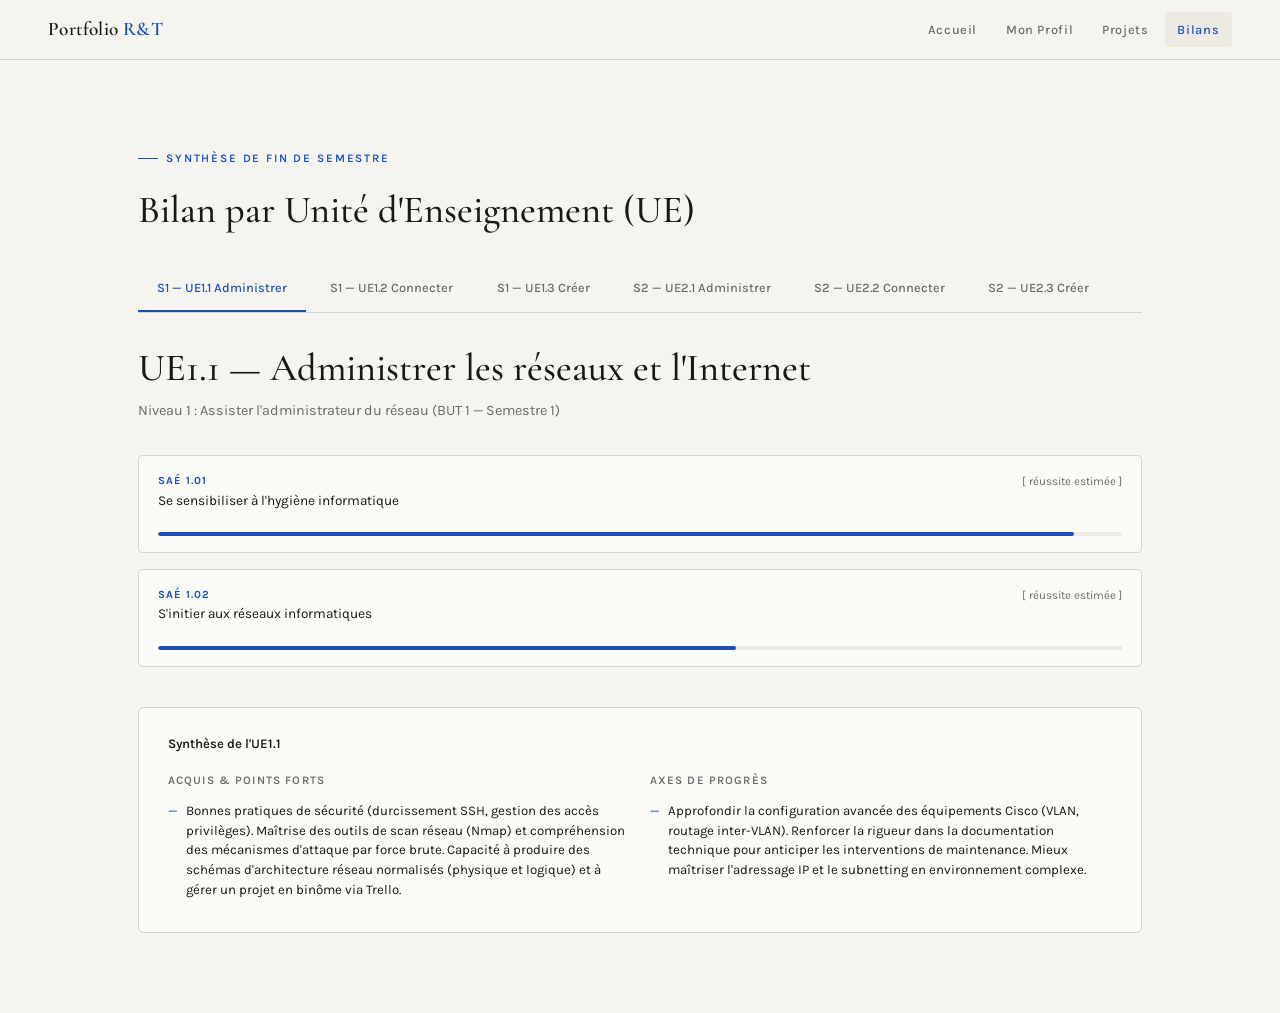
<file: bilans.html>
<!DOCTYPE html>
<html lang="fr">
<head>
  <meta charset="UTF-8" />
  <meta name="viewport" content="width=device-width, initial-scale=1.0" />
  <title>Bilans — Portfolio R&T</title>
  <link rel="preconnect" href="https://fonts.googleapis.com" />
  <link href="https://fonts.googleapis.com/css2?family=Cormorant+Garamond:wght@400;500;600&family=Karla:wght@300;400;500;600&display=swap" rel="stylesheet" />
  <link rel="stylesheet" href="style.css">
</head>
<body>

  <nav>
    <div class="nav-logo">Portfolio <span>R&T</span></div>
    <div class="nav-links" id="navLinks">
      <a href="index.html">Accueil</a>
      <a href="presentation.html">Mon Profil</a>
      <a href="saes.html">Projets</a>
      <a href="bilans.html" class="active">Bilans</a>
    </div>
    <div class="burger" id="burger" onclick="toggleMenu()">
      <span></span><span></span><span></span>
    </div>
  </nav>

  <div class="page active" id="page-bilans">
    <div class="container">
      <div class="section">
        <div class="label">Synthèse de fin de semestre</div>
        <h2 style="margin-bottom:2rem">Bilan par Unité d'Enseignement (UE)</h2>

        <div class="bilan-tabs" style="flex-wrap: wrap; row-gap: 0.5rem; margin-bottom: 2rem;">
          <div class="bilan-tab active" onclick="switchBilan(0, this)">S1 — UE1.1 Administrer</div>
          <div class="bilan-tab" onclick="switchBilan(1, this)">S1 — UE1.2 Connecter</div>
          <div class="bilan-tab" onclick="switchBilan(2, this)">S1 — UE1.3 Créer</div>
          <div class="bilan-tab" onclick="switchBilan(3, this)">S2 — UE2.1 Administrer</div>
          <div class="bilan-tab" onclick="switchBilan(4, this)">S2 — UE2.2 Connecter</div>
          <div class="bilan-tab" onclick="switchBilan(5, this)">S2 — UE2.3 Créer</div>
        </div>

        <div class="bilan-panel active" id="bilan-0">
          <div class="bilan-header">
            <h2>UE1.1 — Administrer les réseaux et l'Internet</h2>
            <p>Niveau 1 : Assister l'administrateur du réseau (BUT 1 — Semestre 1)</p>
          </div>
          <div class="ac-progress-list">
            <div class="ac-progress">
              <div class="ac-progress-header">
                <div>
                  <div class="ac-progress-code">SAÉ 1.01</div>
                  <div class="ac-progress-text">Se sensibiliser à l'hygiène informatique</div>
                </div>
                <div class="ac-progress-level">[ réussite estimée ]</div>
              </div>
              <div class="progress-bar"><div class="progress-fill" style="width:95%"></div></div>
            </div>
            <div class="ac-progress">
              <div class="ac-progress-header">
                <div>
                  <div class="ac-progress-code">SAÉ 1.02</div>
                  <div class="ac-progress-text">S'initier aux réseaux informatiques</div>
                </div>
                <div class="ac-progress-level">[ réussite estimée ]</div>
              </div>
              <div class="progress-bar"><div class="progress-fill" style="width:60%"></div></div>
            </div>
          </div>
          <div class="bilan-synthesis">
            <h3>Synthèse de l'UE1.1</h3>
            <div class="synthesis-grid">
              <div>
                <div class="synthesis-col-title">Acquis & points forts</div>
                <div class="synthesis-item">Bonnes pratiques de sécurité (durcissement SSH, gestion des accès privilèges). Maîtrise des outils de scan réseau (Nmap) et compréhension des mécanismes d'attaque par force brute. Capacité à produire des schémas d'architecture réseau normalisés (physique et logique) et à gérer un projet en binôme via Trello.</div>
              </div>
              <div>
                <div class="synthesis-col-title">Axes de progrès</div>
                <div class="synthesis-item">Approfondir la configuration avancée des équipements Cisco (VLAN, routage inter-VLAN). Renforcer la rigueur dans la documentation technique pour anticiper les interventions de maintenance. Mieux maîtriser l'adressage IP et le subnetting en environnement complexe.</div>
              </div>
            </div>
          </div>
        </div>

        <div class="bilan-panel" id="bilan-1">
          <div class="bilan-header">
            <h2>UE1.2 — Connecter les entreprises et les usagers</h2>
            <p>Niveau 1 : Découvrir les transmissions et la ToIP (BUT 1 — Semestre 1)</p>
          </div>
          <div class="ac-progress-list">
            <div class="ac-progress">
              <div class="ac-progress-header">
                <div>
                  <div class="ac-progress-code">SAÉ 1.03</div>
                  <div class="ac-progress-text">Découvrir un dispositif de transmission</div>
                </div>
                <div class="ac-progress-level">[ réussite estimée ]</div>
              </div>
              <div class="progress-bar"><div class="progress-fill" style="width:90%"></div></div>
            </div>
          </div>
          <div class="bilan-synthesis">
            <h3>Synthèse de l'UE1.2</h3>
            <div class="synthesis-grid">
              <div>
                <div class="synthesis-col-title">Acquis & points forts</div>
                <div class="synthesis-item">Manipulation des supports physiques de transmission : mesure de NVP et localisation de défaut (DTF) sur câble cuivre à l'oscilloscope, câblage complet d'une liaison FTTH et qualification par photométrie. Capacité à rédiger un rapport de mesure technique structuré et à adapter son discours pour restituer des résultats.</div>
              </div>
              <div>
                <div class="synthesis-col-title">Axes de progrès</div>
                <div class="synthesis-item">Gagner en précision et en rapidité lors des manipulations sur fibre optique (connecteurisation, épissure). Approfondir l'utilisation d'un réflectomètre OTDR pour des diagnostics plus poussés. Mieux appréhender les notions théoriques liées à la propagation du signal (dispersion, atténuation).</div>
              </div>
            </div>
          </div>
        </div>

        <div class="bilan-panel" id="bilan-2">
          <div class="bilan-header">
            <h2>UE1.3 — Créer des outils et des applications pour les R&T</h2>
            <p>Niveau 1 : S'intégrer dans un service informatique (BUT 1 — Semestre 1)</p>
          </div>
          <div class="ac-progress-list">
            <div class="ac-progress">
              <div class="ac-progress-header">
                <div>
                  <div class="ac-progress-code">SAÉ 1.04</div>
                  <div class="ac-progress-text">Se présenter sur Internet</div>
                </div>
                <div class="ac-progress-level">[ réussite estimée ]</div>
              </div>
              <div class="progress-bar"><div class="progress-fill" style="width:98%"></div></div>
            </div>
            <div class="ac-progress">
              <div class="ac-progress-header">
                <div>
                  <div class="ac-progress-code">SAÉ 1.05</div>
                  <div class="ac-progress-text">Traiter des données</div>
                </div>
                <div class="ac-progress-level">[ réussite estimée ]</div>
              </div>
              <div class="progress-bar"><div class="progress-fill" style="width:85%"></div></div>
            </div>
          </div>
          <div class="bilan-synthesis">
            <h3>Synthèse de l'UE1.3</h3>
            <div class="synthesis-grid">
              <div>
                <div class="synthesis-col-title">Acquis & points forts</div>
                <div class="synthesis-item">Développement web complet en HTML5/CSS3 (Grid, Flexbox, responsive design), validation W3C et WCAG 2.0 AA, versionning avec Git et déploiement via GitHub Pages. Programmation Python : consommation d'API REST (OpenStreetMap), parsing de formats JSON/XML, automatisation et export de résultats en Markdown.</div>
              </div>
              <div>
                <div class="synthesis-col-title">Axes de progrès</div>
                <div class="synthesis-item">Approfondir JavaScript pour rendre les interfaces plus interactives. Découvrir les bases de données (SQL) pour stocker et interroger des données structurées. Améliorer la gestion des erreurs et la robustesse des scripts Python face aux cas limites (timeouts, réponses malformées).</div>
              </div>
            </div>
          </div>
        </div>

        <div class="bilan-panel" id="bilan-3">
          <div class="bilan-header">
            <h2>UE2.1 — Administrer les réseaux et l'Internet</h2>
            <p>Niveau 1 : Assister l'administrateur du réseau (BUT 1 — Semestre 2)</p>
          </div>
          <div class="ac-progress-list">
            <div class="ac-progress">
              <div class="ac-progress-header">
                <div>
                  <div class="ac-progress-code">SAÉ 2.01</div>
                  <div class="ac-progress-text">Construire un réseau inf.</div>
                </div>
                <div class="ac-progress-level">[ réussite estimée ]</div>
              </div>
              <div class="progress-bar"><div class="progress-fill" style="width:0%"></div></div>
            </div>
            <div class="ac-progress">
              <div class="ac-progress-header">
                <div>
                  <div class="ac-progress-code">SAÉ 2.04</div>
                  <div class="ac-progress-text">Projet intégratif</div>
                </div>
                <div class="ac-progress-level">[ réussite estimée ]</div>
              </div>
              <div class="progress-bar"><div class="progress-fill" style="width:0%"></div></div>
            </div>
            <div class="ac-progress">
              <div class="ac-progress-header">
                <div>
                  <div class="ac-progress-code">SAÉ 2.05</div>
                  <div class="ac-progress-text">Portfolio</div>
                </div>
                <div class="ac-progress-level">[ réussite estimée ]</div>
              </div>
              <div class="progress-bar"><div class="progress-fill" style="width:0%"></div></div>
            </div>
          </div>
          <div class="bilan-synthesis">
            <h3>Synthèse de l'UE2.1</h3>
            <div class="synthesis-grid">
              <div>
                <div class="synthesis-col-title">Acquis & points forts</div>
                <div class="synthesis-item">En cours — bilan à compléter à la fin du semestre 2.</div>
              </div>
              <div>
                <div class="synthesis-col-title">Axes de progrès</div>
                <div class="synthesis-item">En cours — bilan à compléter à la fin du semestre 2.</div>
              </div>
            </div>
          </div>
        </div>

        <div class="bilan-panel" id="bilan-4">
          <div class="bilan-header">
            <h2>UE2.2 — Connecter les entreprises et les usagers</h2>
            <p>Niveau 1 : Découvrir les transmissions et la ToIP (BUT 1 — Semestre 2)</p>
          </div>
          <div class="ac-progress-list">
            <div class="ac-progress">
              <div class="ac-progress-header">
                <div>
                  <div class="ac-progress-code">SAÉ 2.02</div>
                  <div class="ac-progress-text">Mesur_caracté-sign/syst</div>
                </div>
                <div class="ac-progress-level">[ réussite estimée ]</div>
              </div>
              <div class="progress-bar"><div class="progress-fill" style="width:0%"></div></div>
            </div>
            <div class="ac-progress">
              <div class="ac-progress-header">
                <div>
                  <div class="ac-progress-code">SAÉ 2.04</div>
                  <div class="ac-progress-text">Projet intégratif</div>
                </div>
                <div class="ac-progress-level">[ réussite estimée ]</div>
              </div>
              <div class="progress-bar"><div class="progress-fill" style="width:0%"></div></div>
            </div>
            <div class="ac-progress">
              <div class="ac-progress-header">
                <div>
                  <div class="ac-progress-code">SAÉ 2.05</div>
                  <div class="ac-progress-text">Portfolio</div>
                </div>
                <div class="ac-progress-level">[ réussite estimée ]</div>
              </div>
              <div class="progress-bar"><div class="progress-fill" style="width:0%"></div></div>
            </div>
          </div>
          <div class="bilan-synthesis">
            <h3>Synthèse de l'UE2.2</h3>
            <div class="synthesis-grid">
              <div>
                <div class="synthesis-col-title">Acquis & points forts</div>
                <div class="synthesis-item">En cours — bilan à compléter à la fin du semestre 2.</div>
              </div>
              <div>
                <div class="synthesis-col-title">Axes de progrès</div>
                <div class="synthesis-item">En cours — bilan à compléter à la fin du semestre 2.</div>
              </div>
            </div>
          </div>
        </div>

        <div class="bilan-panel" id="bilan-5">
          <div class="bilan-header">
            <h2>UE2.3 — Créer des outils et des applications pour les R&T</h2>
            <p>Niveau 1 : S'intégrer dans un service informatique (BUT 1 — Semestre 2)</p>
          </div>
          <div class="ac-progress-list">
            <div class="ac-progress">
              <div class="ac-progress-header">
                <div>
                  <div class="ac-progress-code">SAÉ 2.03</div>
                  <div class="ac-progress-text">Mettre en place une solut. inf.</div>
                </div>
                <div class="ac-progress-level">[ réussite estimée ]</div>
              </div>
              <div class="progress-bar"><div class="progress-fill" style="width:0%"></div></div>
            </div>
            <div class="ac-progress">
              <div class="ac-progress-header">
                <div>
                  <div class="ac-progress-code">SAÉ 2.04</div>
                  <div class="ac-progress-text">Projet intégratif</div>
                </div>
                <div class="ac-progress-level">[ réussite estimée ]</div>
              </div>
              <div class="progress-bar"><div class="progress-fill" style="width:0%"></div></div>
            </div>
            <div class="ac-progress">
              <div class="ac-progress-header">
                <div>
                  <div class="ac-progress-code">SAÉ 2.05</div>
                  <div class="ac-progress-text">Portfolio</div>
                </div>
                <div class="ac-progress-level">[ réussite estimée ]</div>
              </div>
              <div class="progress-bar"><div class="progress-fill" style="width:0%"></div></div>
            </div>
          </div>
          <div class="bilan-synthesis">
            <h3>Synthèse de l'UE2.3</h3>
            <div class="synthesis-grid">
              <div>
                <div class="synthesis-col-title">Acquis & points forts</div>
                <div class="synthesis-item">En cours — bilan à compléter à la fin du semestre 2.</div>
              </div>
              <div>
                <div class="synthesis-col-title">Axes de progrès</div>
                <div class="synthesis-item">En cours — bilan à compléter à la fin du semestre 2.</div>
              </div>
            </div>
          </div>
        </div>

      </div>
    </div>
  </div>

  <script>
    function switchBilan(indexId, elementClic) {
      // 1. Masquer tous les panneaux de bilan
      let panels = document.querySelectorAll('.bilan-panel');
      panels.forEach(function(panel) { panel.classList.remove('active'); });

      // 2. Désactiver l'état visuel de tous les onglets
      let tabs = document.querySelectorAll('.bilan-tab');
      tabs.forEach(function(tab) { tab.classList.remove('active'); });

      // 3. Activer uniquement le panneau ciblé et l'onglet cliqué
      let targetPanel = document.getElementById('bilan-' + indexId);
      if (targetPanel) {
        targetPanel.classList.add('active');
      }
      if (elementClic) {
        elementClic.classList.add('active');
      }

      // 4. Déclencher une réanimation propre des barres de progression de l'UE sélectionnée
      setTimeout(() => {
        document.querySelectorAll('#bilan-' + indexId + ' .progress-fill').forEach(bar => {
          const w = bar.style.width;
          bar.style.width = '0';
          requestAnimationFrame(() => { bar.style.width = w; });
        });
      }, 50);
    }

    document.addEventListener('DOMContentLoaded', () => {
      // Animation initiale lors du chargement de la page pour le premier panneau actif (S1 - UE1.1)
      document.querySelectorAll('#bilan-0 .progress-fill').forEach(bar => {
        const w = bar.style.width;
        bar.style.width = '0';
        setTimeout(() => { bar.style.width = w; }, 300);
      });
    });
  </script>
  <script src="script.js"></script>
</body>
</html>
</file>
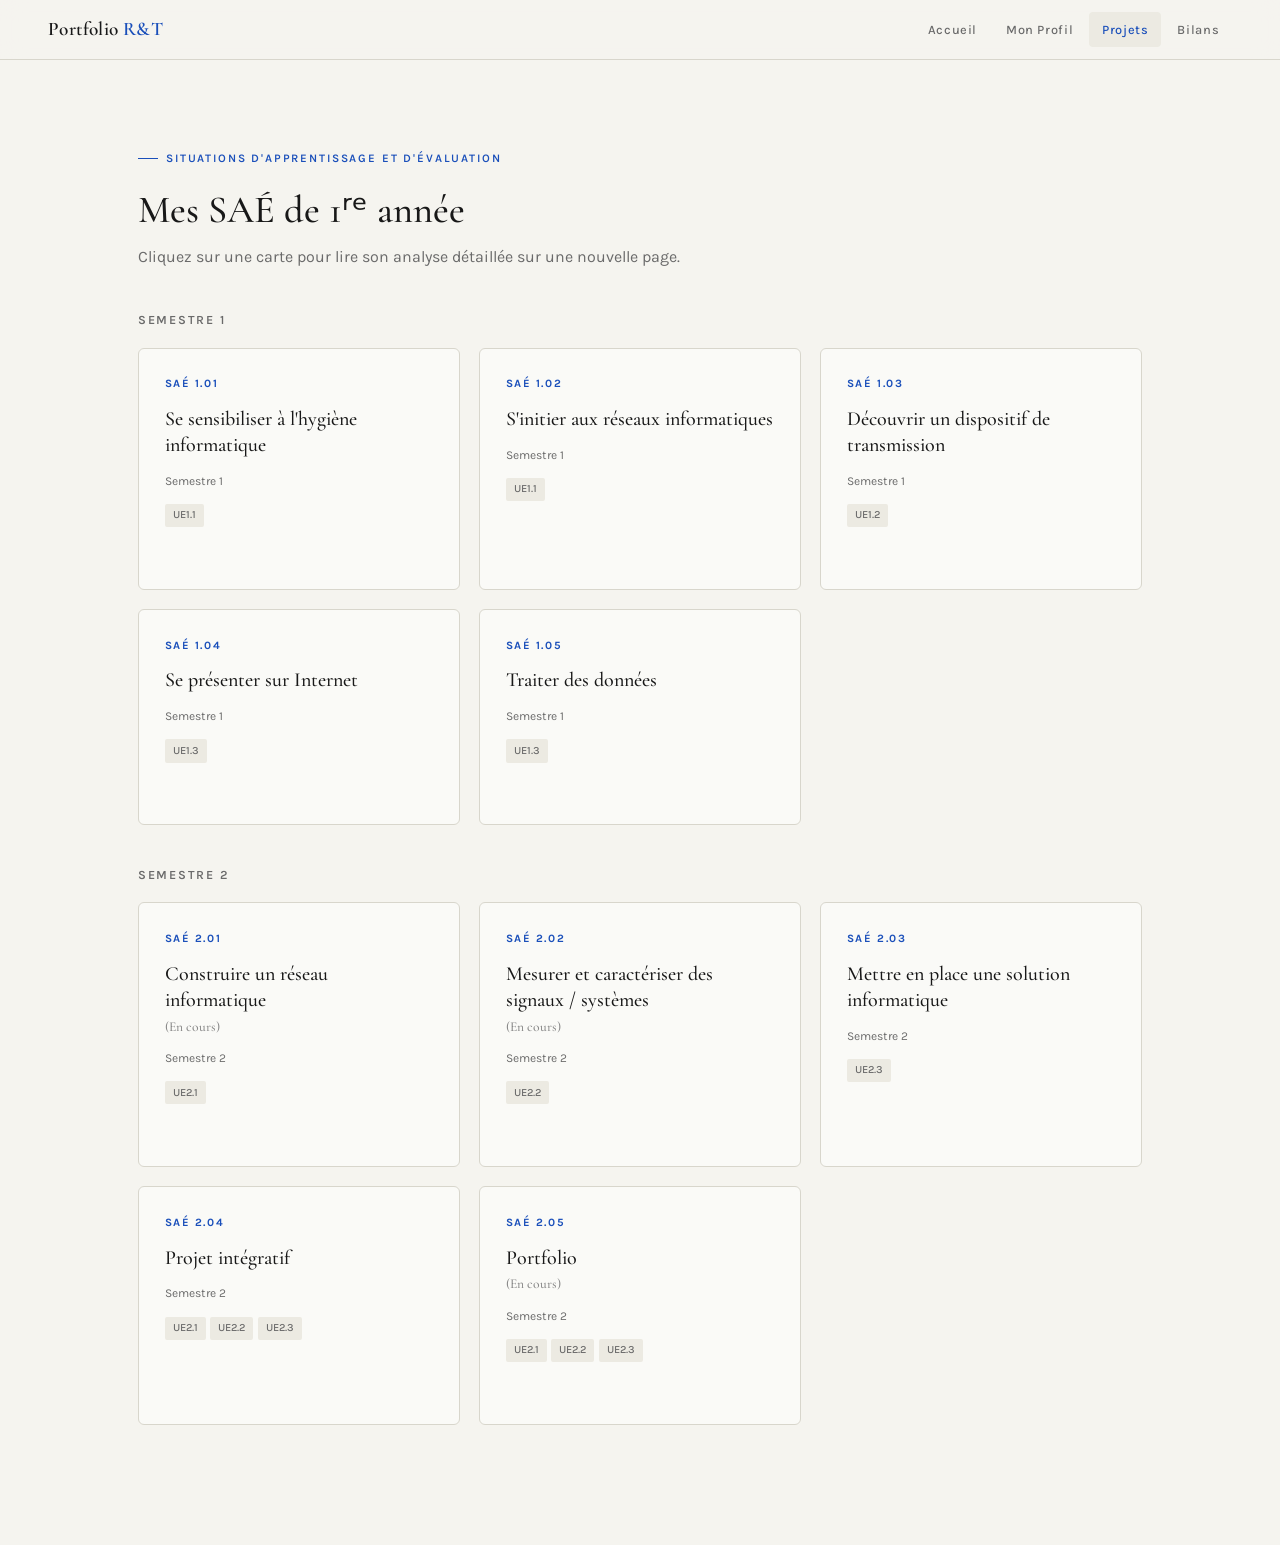
<file: saes.html>
<!DOCTYPE html>
<html lang="fr">
<head>
  <meta charset="UTF-8" />
  <meta name="viewport" content="width=device-width, initial-scale=1.0" />
  <title>Mes SAÉ — Portfolio R&T</title>
  <link rel="preconnect" href="https://fonts.googleapis.com" />
  <link href="https://fonts.googleapis.com/css2?family=Cormorant+Garamond:wght@400;500;600&family=Karla:wght@300;400;500;600&display=swap" rel="stylesheet" />
  <link rel="stylesheet" href="style.css">
</head>
<body>

  <nav>
    <div class="nav-logo">Portfolio <span>R&T</span></div>
    <div class="nav-links" id="navLinks">
      <a href="index.html">Accueil</a>
      <a href="presentation.html">Mon Profil</a>
      <a href="saes.html" class="active">Projets</a>
      <a href="bilans.html">Bilans</a>
    </div>
    <div class="burger" id="burger" onclick="toggleMenu()">
      <span></span><span></span><span></span>
    </div>
  </nav>

  <div class="page active" id="page-saes">
    <div class="container">
      
      <div class="section" id="liste-sae" style="padding-bottom: 5rem;">
        <div class="label">Situations d'Apprentissage et d'Évaluation</div>
        <h2 style="margin-bottom:0.6rem">Mes SAÉ de 1ʳᵉ année</h2>
        <p style="color:var(--ink-light); margin-bottom:2.5rem">Cliquez sur une carte pour lire son analyse détaillée sur une nouvelle page.</p>

        <h3 style="margin-bottom:1rem; margin-top:2rem">Semestre 1</h3>
        <div class="sae-grid" style="margin-bottom:2.5rem">
          <a href="sae-detail.html?id=sae101" class="sae-card">
            <div class="sae-card-code">SAÉ 1.01</div>
            <div class="sae-card-title">Se sensibiliser à l'hygiène informatique</div>
            <div class="sae-card-sem">Semestre 1</div>
            <div class="sae-card-tags"><span class="sae-tag">UE1.1</span></div>
            <div class="arrow-icon">Lire l'analyse →</div>
          </a>
          <a href="sae-detail.html?id=sae102" class="sae-card">
            <div class="sae-card-code">SAÉ 1.02</div>
            <div class="sae-card-title">S'initier aux réseaux informatiques</div>
            <div class="sae-card-sem">Semestre 1</div>
            <div class="sae-card-tags"><span class="sae-tag">UE1.1</span></div>
            <div class="arrow-icon">Lire l'analyse →</div>
          </a>
          <a href="sae-detail.html?id=sae103" class="sae-card">
            <div class="sae-card-code">SAÉ 1.03</div>
            <div class="sae-card-title">Découvrir un dispositif de transmission</div>
            <div class="sae-card-sem">Semestre 1</div>
            <div class="sae-card-tags"><span class="sae-tag">UE1.2</span></div>
            <div class="arrow-icon">Lire l'analyse →</div>
          </a>
          <a href="sae-detail.html?id=sae104" class="sae-card">
            <div class="sae-card-code">SAÉ 1.04</div>
            <div class="sae-card-title">Se présenter sur Internet</div>
            <div class="sae-card-sem">Semestre 1</div>
            <div class="sae-card-tags"><span class="sae-tag">UE1.3</span></div>
            <div class="arrow-icon">Lire l'analyse →</div>
          </a>
          <a href="sae-detail.html?id=sae105" class="sae-card">
            <div class="sae-card-code">SAÉ 1.05</div>
            <div class="sae-card-title">Traiter des données</div>
            <div class="sae-card-sem">Semestre 1</div>
            <div class="sae-card-tags"><span class="sae-tag">UE1.3</span></div>
            <div class="arrow-icon">Lire l'analyse →</div>
          </a>
        </div>

        <h3 style="margin-bottom:1rem">Semestre 2</h3>
        <div class="sae-grid" style="margin-bottom:2.5rem">
          <a href="sae-detail.html?id=sae201" class="sae-card">
            <div class="sae-card-code">SAÉ 2.01</div>
            <div class="sae-card-title">
              Construire un réseau informatique
              <div style="font-size: 0.85rem; color: #888; margin-top: 0.3rem;">(En cours)</div>
            </div>
            <div class="sae-card-sem">Semestre 2</div>
            <div class="sae-card-tags"><span class="sae-tag">UE2.1</span></div>
            <div class="arrow-icon">Lire l'analyse →</div>
          </a>
          
          <a href="sae-detail.html?id=sae202" class="sae-card">
            <div class="sae-card-code">SAÉ 2.02</div>
            <div class="sae-card-title">
              Mesurer et caractériser des signaux / systèmes
              <div style="font-size: 0.85rem; color: #888; margin-top: 0.3rem;">(En cours)</div>
            </div>
            <div class="sae-card-sem">Semestre 2</div>
            <div class="sae-card-tags"><span class="sae-tag">UE2.2</span></div>
            <div class="arrow-icon">Lire l'analyse →</div>
          </a>
          
          <a href="sae-detail.html?id=sae203" class="sae-card">
            <div class="sae-card-code">SAÉ 2.03</div>
            <div class="sae-card-title">
              Mettre en place une solution informatique
            </div>
            <div class="sae-card-sem">Semestre 2</div>
            <div class="sae-card-tags"><span class="sae-tag">UE2.3</span></div>
            <div class="arrow-icon">Lire l'analyse →</div>
          </a>

          <a href="sae-detail.html?id=sae204" class="sae-card">
            <div class="sae-card-code">SAÉ 2.04</div>
            <div class="sae-card-title">
              Projet intégratif
            </div>
            <div class="sae-card-sem">Semestre 2</div>
            <div class="sae-card-tags" style="display: flex; gap: 0.3rem; flex-wrap: wrap;">
              <span class="sae-tag">UE2.1</span>
              <span class="sae-tag">UE2.2</span>
              <span class="sae-tag">UE2.3</span>
            </div>
            <div class="arrow-icon">Lire l'analyse →</div>
          </a>

          <a href="sae-detail.html?id=sae205" class="sae-card">
            <div class="sae-card-code">SAÉ 2.05</div>
            <div class="sae-card-title">
              Portfolio
              <div style="font-size: 0.85rem; color: #888; margin-top: 0.3rem;">(En cours)</div>
            </div>
            <div class="sae-card-sem">Semestre 2</div>
            <div class="sae-card-tags" style="display: flex; gap: 0.3rem; flex-wrap: wrap;">
              <span class="sae-tag">UE2.1</span>
              <span class="sae-tag">UE2.2</span>
              <span class="sae-tag">UE2.3</span>
            </div>
            <div class="arrow-icon">Lire l'analyse →</div>
          </a>
        </div>
      </div>
      
    </div>
  </div>

  <script src="script.js"></script>
</body>
</html>
</file>
<file: style.css>
/* ─── VARIABLES ─── */
:root {
  --bg:        #F5F4EF;
  --bg2:       #ECEAE2;
  --ink:       #181818;
  --ink-light: #6A6A6A;
  --accent:    #1A4FBA;
  --accent2:   #0D3A9E;
  --border:    #D8D6CC;
  --white:     #FFFFFF;
  --card:      #FAFAF7;
  --nav-h:     60px;
  --radius:    4px;
  --trans:     0.22s ease;
}

/* ─── RESET ─── */
*, *::before, *::after { box-sizing: border-box; margin: 0; padding: 0; }
html { scroll-behavior: smooth; }
body {
  font-family: 'Karla', sans-serif;
  background: var(--bg);
  color: var(--ink);
  font-size: 16px;
  line-height: 1.7;
  -webkit-font-smoothing: antialiased;
}
a { color: inherit; text-decoration: none; }
img { max-width: 100%; display: block; }

/* ─── TYPOGRAPHY ─── */
.serif { font-family: 'Cormorant Garamond', serif; }
h1 { font-family: 'Cormorant Garamond', serif; font-size: clamp(2.4rem, 5vw, 4rem); font-weight: 500; line-height: 1.1; letter-spacing: -0.02em; }
h2 { font-family: 'Cormorant Garamond', serif; font-size: clamp(1.8rem, 3vw, 2.6rem); font-weight: 500; line-height: 1.2; }
h3 { font-size: 0.78rem; font-weight: 600; letter-spacing: 0.14em; text-transform: uppercase; color: var(--ink-light); }
p { color: var(--ink); max-width: 68ch; }

/* ─── NAV ─── */
nav {
  position: fixed; top: 0; left: 0; right: 0; z-index: 100;
  height: var(--nav-h);
  background: rgba(245,244,239,0.92);
  backdrop-filter: blur(12px);
  -webkit-backdrop-filter: blur(12px);
  border-bottom: 1px solid var(--border);
  display: flex; align-items: center; justify-content: space-between;
  padding: 0 clamp(1.2rem, 4vw, 3rem);
}
.nav-logo {
  font-family: 'Cormorant Garamond', serif;
  font-size: 1.2rem; font-weight: 600;
  letter-spacing: 0.02em;
  color: var(--ink);
}
.nav-logo span { color: var(--accent); }
.nav-links { display: flex; gap: 0.2rem; align-items: center; }
.nav-links a {
  font-size: 0.8rem; font-weight: 500; letter-spacing: 0.05em;
  padding: 0.4rem 0.8rem; border-radius: var(--radius);
  color: var(--ink-light); transition: color var(--trans), background var(--trans);
}
.nav-links a:hover, .nav-links a.active { color: var(--ink); background: var(--bg2); }
.nav-links a.active { color: var(--accent); }
.burger { display: none; flex-direction: column; gap: 5px; cursor: pointer; padding: 4px; }
.burger span { display: block; width: 22px; height: 2px; background: var(--ink); border-radius: 2px; transition: var(--trans); }

/* ─── PAGES ─── */
.page { padding-top: var(--nav-h); min-height: 100vh; animation: fadeIn 0.35s ease; display: none; }
.page.active { display: block; }
@keyframes fadeIn { from { opacity:0; transform:translateY(8px); } to { opacity:1; transform:translateY(0); } }

/* ─── LAYOUT HELPERS ─── */
.container { max-width: 1100px; margin: 0 auto; padding: 0 clamp(1.2rem, 4vw, 3rem); }
.section { padding: 5rem 0; }
.label {
  display: inline-flex; align-items: center; gap: 0.5rem;
  font-size: 0.72rem; font-weight: 600; letter-spacing: 0.16em; text-transform: uppercase;
  color: var(--accent); margin-bottom: 1.2rem;
}
.label::before { content: ''; display: block; width: 20px; height: 1px; background: var(--accent); }
.divider { width: 100%; height: 1px; background: var(--border); margin: 3rem 0; }

/* ─── HOME PAGE ─── */
.hero {
  min-height: calc(100vh - var(--nav-h));
  display: grid; grid-template-columns: 1fr 1fr; gap: 4rem; align-items: center;
}
.hero-text { padding: 4rem 0; }
.hero-text h1 { margin-bottom: 1.4rem; }
.hero-text .subtitle {
  font-size: 1.05rem; color: var(--ink-light); margin-bottom: 2.4rem; max-width: 50ch;
}
.hero-tags { display: flex; flex-wrap: wrap; gap: 0.5rem; margin-bottom: 2.4rem; }
.tag {
  font-size: 0.75rem; font-weight: 500; letter-spacing: 0.04em;
  padding: 0.3rem 0.8rem; border: 1px solid var(--border);
  border-radius: 20px; color: var(--ink-light); background: var(--card);
}
.hero-cta { display: flex; gap: 1rem; flex-wrap: wrap; }
.btn {
  display: inline-flex; align-items: center; justify-content: center; gap: 0.5rem;
  padding: 0.7rem 1.6rem; border-radius: var(--radius);
  font-size: 0.82rem; font-weight: 600; letter-spacing: 0.04em;
  transition: all var(--trans); cursor: pointer; border: none; text-align: center;
}
.btn-primary { background: var(--accent); color: #fff !important; }
.btn-primary:hover { background: var(--accent2); transform: translateY(-1px); }
.btn-outline { background: transparent; color: var(--ink) !important; border: 1px solid var(--border); }
.btn-outline:hover { border-color: var(--ink); background: var(--bg2); }
.hero-visual {
  display: flex; align-items: center; justify-content: center;
  position: relative;
}
.photo-placeholder {
  width: 320px; height: 400px; border-radius: 6px;
  background: linear-gradient(145deg, var(--bg2) 0%, var(--border) 100%);
  display: flex; flex-direction: column; align-items: center; justify-content: center;
  gap: 0.8rem; color: var(--ink-light); border: 1px solid var(--border);
  position: relative; overflow: hidden;
}
.photo-placeholder::before {
  content: ''; position: absolute; inset: 0;
  background: linear-gradient(135deg, transparent 60%, rgba(26,79,186,0.06));
}
.photo-placeholder svg { opacity: 0.35; }
.photo-placeholder p { font-size: 0.78rem; text-align: center; max-width: 18ch; }
.photo-frame {
  position: absolute; top: -10px; left: -10px; right: -10px; bottom: -10px;
  border: 1px solid var(--accent); opacity: 0.12; border-radius: 8px;
  pointer-events: none;
}

/* quick stats */
.stats-bar {
  display: grid; grid-template-columns: repeat(3, 1fr);
  border: 1px solid var(--border); border-radius: 6px; overflow: hidden;
  margin-top: 4rem; background: var(--card);
}
.stat { padding: 1.4rem 1.6rem; border-right: 1px solid var(--border); }
.stat:last-child { border-right: none; }
.stat-num { font-family: 'Cormorant Garamond', serif; font-size: 2.2rem; font-weight: 500; color: var(--accent); line-height: 1; margin-bottom: 0.25rem; }
.stat-label { font-size: 0.75rem; color: var(--ink-light); font-weight: 500; }

/* ─── PRÉSENTATION PAGE ─── */
.two-col { display: grid; grid-template-columns: 1fr 1fr; gap: 4rem; }
.profile-card {
  background: var(--card); border: 1px solid var(--border);
  border-radius: 6px; padding: 2rem; position: sticky; top: calc(var(--nav-h) + 1.5rem);
}
.profile-photo {
  width: 100%; aspect-ratio: 3/4; border-radius: 4px;
  background: linear-gradient(145deg, var(--bg2), var(--border));
  margin-bottom: 1.4rem; display: flex; align-items: center; justify-content: center;
  color: var(--ink-light); font-size: 0.75rem; border: 1px solid var(--border);
}
.profile-name { font-family: 'Cormorant Garamond', serif; font-size: 1.6rem; font-weight: 500; margin-bottom: 0.2rem; }
.profile-title { font-size: 0.8rem; color: var(--ink-light); margin-bottom: 1.2rem; }
.profile-links { display: flex; flex-direction: column; gap: 0.5rem; }
.profile-link {
  display: inline-flex; align-items: center; gap: 0.6rem;
  font-size: 0.8rem; color: var(--ink-light); transition: color var(--trans);
  padding: 0.4rem 0; border-bottom: 1px solid var(--bg2);
}
.profile-link:hover { color: var(--accent); }

.rich-text h2 { margin-bottom: 0.8rem; }
.rich-text p { margin-bottom: 1.2rem; color: var(--ink); }
.rich-text .highlight { color: var(--accent); font-weight: 500; }

.competences-grid { display: grid; grid-template-columns: 1fr 1fr; gap: 1rem; margin-top: 1.5rem; }
.comp-card {
  background: var(--card); border: 1px solid var(--border); border-radius: 4px;
  padding: 1rem 1.2rem; transition: border-color var(--trans); cursor: pointer; display: block;
}
.comp-card:hover { border-color: var(--accent); }
.comp-card-label { font-size: 0.7rem; font-weight: 600; letter-spacing: 0.1em; text-transform: uppercase; color: var(--accent); margin-bottom: 0.3rem; }
.comp-card-title { font-size: 0.88rem; font-weight: 500; line-height: 1.4; }

/* ─── SAÉ LIST ─── */
.sae-grid { display: grid; grid-template-columns: repeat(auto-fill, minmax(300px, 1fr)); gap: 1.2rem; }
.sae-card {
  background: var(--card); border: 1px solid var(--border); border-radius: 6px;
  padding: 1.6rem; cursor: pointer; transition: all var(--trans);
  display: flex; flex-direction: column; gap: 0.8rem;
}
.sae-card:hover { border-color: var(--accent); transform: translateY(-2px); box-shadow: 0 8px 24px rgba(0,0,0,0.06); }
.sae-card-code { font-size: 0.7rem; font-weight: 700; letter-spacing: 0.14em; text-transform: uppercase; color: var(--accent); }
.sae-card-title { font-family: 'Cormorant Garamond', serif; font-size: 1.25rem; font-weight: 500; line-height: 1.3; }
.sae-card-sem { font-size: 0.75rem; color: var(--ink-light); }
.sae-card-tags { display: flex; flex-wrap: wrap; gap: 0.3rem; }
.sae-tag { font-size: 0.68rem; padding: 0.15rem 0.5rem; border-radius: 2px; background: var(--bg2); color: var(--ink-light); font-weight: 500; }
.arrow-icon { margin-top: auto; color: var(--accent); font-size: 0.85rem; opacity: 0; transition: opacity var(--trans); }
.sae-card:hover .arrow-icon { opacity: 1; }

/* ─── SAÉ DETAIL ─── */
#sae-detail { display: none; padding-top: var(--nav-h); min-height: 100vh; animation: fadeIn 0.35s ease; }
#sae-detail.active { display: block; }
.back-btn {
  display: inline-flex; align-items: center; gap: 0.5rem;
  font-size: 0.8rem; color: var(--ink-light); cursor: pointer;
  padding: 1.5rem 0 0; transition: color var(--trans);
}
.back-btn:hover { color: var(--accent); }
.sae-header {
  padding: 2.5rem 0 2rem; border-bottom: 1px solid var(--border);
}
.sae-header-code { font-size: 0.72rem; font-weight: 700; letter-spacing: 0.2em; text-transform: uppercase; color: var(--accent); margin-bottom: 0.6rem; }
.sae-header h1 { margin-bottom: 1rem; }
.sae-meta { display: flex; gap: 1.5rem; flex-wrap: wrap; }
.sae-meta-item { font-size: 0.8rem; color: var(--ink-light); display: flex; align-items: center; gap: 0.4rem; }

.sae-body { display: grid; grid-template-columns: 1fr 280px; gap: 3rem; padding: 3rem 0; }
.sae-content { display: flex; flex-direction: column; gap: 2.5rem; }
.sae-section { }
.sae-section-title {
  font-size: 0.72rem; font-weight: 700; letter-spacing: 0.16em; text-transform: uppercase;
  color: var(--accent); padding-bottom: 0.7rem; border-bottom: 1px solid var(--border);
  margin-bottom: 1rem;
}
.sae-section p { color: var(--ink); line-height: 1.75; margin-bottom: 0.8rem; }

.ac-list { display: flex; flex-direction: column; gap: 0.7rem; }
.ac-item { background: var(--card); border: 1px solid var(--border); border-radius: 4px; padding: 0.9rem 1rem; }
.ac-code { font-size: 0.68rem; font-weight: 700; letter-spacing: 0.12em; text-transform: uppercase; color: var(--accent); margin-bottom: 0.2rem; }
.ac-text { font-size: 0.85rem; line-height: 1.5; }

.trace-list { display: flex; flex-direction: column; gap: 0.8rem; }
.trace-item {
  display: flex; align-items: flex-start; gap: 0.8rem;
  background: var(--card); border: 1px solid var(--border); border-radius: 4px; padding: 0.9rem 1rem;
}
.trace-icon { flex-shrink: 0; width: 32px; height: 32px; background: var(--bg2); border-radius: 4px; display: flex; align-items: center; justify-content: center; color: var(--accent); font-size: 0.9rem; }
.trace-info { flex: 1; }
.trace-name { font-size: 0.85rem; font-weight: 500; margin-bottom: 0.15rem; }
.trace-desc { font-size: 0.78rem; color: var(--ink-light); }
.trace-link {
  display: inline-flex; align-items: center; gap: 0.3rem;
  margin-top: 0.45rem; font-size: 0.78rem; font-weight: 600;
  color: var(--accent); text-decoration: none; letter-spacing: 0.02em;
  transition: color var(--trans), gap var(--trans);
}
.trace-link:hover { color: var(--accent2); gap: 0.5rem; }

/* ─── Difficultés rencontrées & solutions ─── */
.diff-list { display: flex; flex-direction: column; gap: 1rem; }
.diff-item {
  border: 1px solid var(--line);
  border-left: 3px solid var(--accent);
  border-radius: 8px;
  padding: 1rem 1.1rem;
  background: rgba(0,0,0,0.015);
}
.diff-probleme { font-size: 0.9rem; color: var(--ink); margin-bottom: 0.7rem; line-height: 1.55; }
.diff-solution { font-size: 0.9rem; color: var(--ink-light); line-height: 1.55; }
.diff-tag {
  display: inline-block;
  font-size: 0.64rem;
  font-weight: 700;
  letter-spacing: 0.06em;
  text-transform: uppercase;
  padding: 0.15rem 0.5rem;
  border-radius: 4px;
  margin-right: 0.55rem;
  vertical-align: 1px;
}
.diff-tag-pb { background: rgba(190,80,60,0.12); color: #b4503c; }
.diff-tag-sol { background: rgba(60,140,90,0.12); color: #3a8a5a; }

.autoeval-box {
  background: linear-gradient(135deg, rgba(26,79,186,0.05) 0%, rgba(26,79,186,0.02) 100%);
  border: 1px solid rgba(26,79,186,0.2); border-radius: 6px; padding: 1.4rem 1.6rem;
}
.autoeval-box .niveau {
  display: flex; align-items: center; gap: 1rem; margin-bottom: 1rem;
}
.niveau-dots { display: flex; gap: 0.35rem; }
.dot { width: 10px; height: 10px; border-radius: 50%; border: 1.5px solid var(--accent); }
.dot.filled { background: var(--accent); }
.niveau-label { font-size: 0.78rem; color: var(--accent); font-weight: 500; }

/* sidebar */
.sae-sidebar { display: flex; flex-direction: column; gap: 1.2rem; }
.sidebar-card {
  background: var(--card); border: 1px solid var(--border); border-radius: 6px; padding: 1.2rem;
}
.sidebar-card-title { font-size: 0.7rem; font-weight: 700; letter-spacing: 0.14em; text-transform: uppercase; color: var(--ink-light); margin-bottom: 0.8rem; }
.sidebar-item { font-size: 0.82rem; padding: 0.3rem 0; border-bottom: 1px solid var(--bg2); color: var(--ink); }
.sidebar-item:last-child { border-bottom: none; }
.sidebar-item span { color: var(--accent); font-weight: 600; }

/* ─── BILAN PAGE ─── */
.bilan-tabs { display: flex; gap: 0.3rem; border-bottom: 1px solid var(--border); margin-bottom: 3rem; overflow-x: auto; }
.bilan-tab {
  padding: 0.7rem 1.2rem; font-size: 0.8rem; font-weight: 500; cursor: pointer;
  border-bottom: 2px solid transparent; white-space: nowrap; color: var(--ink-light);
  transition: all var(--trans);
}
.bilan-tab.active { color: var(--accent); border-bottom-color: var(--accent); }
.bilan-tab:hover { color: var(--ink); }

.bilan-panel { display: none; }
.bilan-panel.active { display: block; animation: fadeIn 0.3s ease; }

.bilan-header { margin-bottom: 2rem; }
.bilan-header h2 { margin-bottom: 0.5rem; }
.bilan-header p { color: var(--ink-light); font-size: 0.9rem; max-width: 55ch; }

.ac-progress-list { display: flex; flex-direction: column; gap: 1rem; margin-bottom: 2.5rem; }
.ac-progress {
  background: var(--card); border: 1px solid var(--border); border-radius: 4px;
  padding: 1rem 1.2rem;
}
.ac-progress-header { display: flex; justify-content: space-between; align-items: flex-start; margin-bottom: 0.6rem; }
.ac-progress-code { font-size: 0.68rem; font-weight: 700; letter-spacing: 0.1em; text-transform: uppercase; color: var(--accent); }
.ac-progress-level { font-size: 0.72rem; color: var(--ink-light); }
.ac-progress-text { font-size: 0.85rem; margin-bottom: 0.7rem; line-height: 1.5; }
.progress-bar { height: 4px; background: var(--bg2); border-radius: 2px; overflow: hidden; }
.progress-fill { height: 100%; background: var(--accent); border-radius: 2px; transition: width 0.8s ease; }

.bilan-synthesis {
  background: var(--card); border: 1px solid var(--border); border-radius: 6px;
  padding: 1.6rem 1.8rem; margin-top: 2rem;
}
.bilan-synthesis h3 { font-size: 0.82rem; font-weight: 600; margin-bottom: 1rem; color: var(--ink); text-transform: none; letter-spacing: 0; }
.synthesis-grid { display: grid; grid-template-columns: 1fr 1fr; gap: 1.2rem; }
.synthesis-col-title { font-size: 0.72rem; font-weight: 600; letter-spacing: 0.1em; text-transform: uppercase; color: var(--ink-light); margin-bottom: 0.6rem; }
.synthesis-item {
  display: flex; align-items: flex-start; gap: 0.5rem;
  font-size: 0.83rem; margin-bottom: 0.4rem; line-height: 1.5;
}
.synthesis-item::before { content: '—'; color: var(--accent); flex-shrink: 0; margin-top: 0.05rem; }

/* ─── FOOTER ─── */
footer {
  border-top: 1px solid var(--border); padding: 2rem 0;
  display: flex; justify-content: space-between; align-items: center; flex-wrap: wrap; gap: 1rem;
}
footer .foot-left { font-size: 0.78rem; color: var(--ink-light); }
footer .foot-right { font-size: 0.78rem; color: var(--ink-light); display: flex; gap: 1.2rem; }

/* ─── RESPONSIVE ─── */
@media (max-width: 860px) {
  .hero { grid-template-columns: 1fr; }
  .hero-visual { display: none; }
  .two-col { grid-template-columns: 1fr; }
  .profile-card { position: static; }
  .sae-body { grid-template-columns: 1fr; }
  .sae-sidebar { display: grid; grid-template-columns: 1fr 1fr; }
  .competences-grid { grid-template-columns: 1fr; }
  .synthesis-grid { grid-template-columns: 1fr; }
  .stats-bar { grid-template-columns: 1fr; }
  .stat { border-right: none; border-bottom: 1px solid var(--border); }
  .stat:last-child { border-bottom: none; }
  .nav-links { display: none; position: absolute; top: var(--nav-h); left: 0; right: 0; background: var(--bg); border-bottom: 1px solid var(--border); flex-direction: column; padding: 1rem; gap: 0.2rem; }
  .nav-links.open { display: flex; }
  .burger { display: flex; }
}
@media (max-width: 480px) {
  .sae-sidebar { grid-template-columns: 1fr; }
}
</file>
